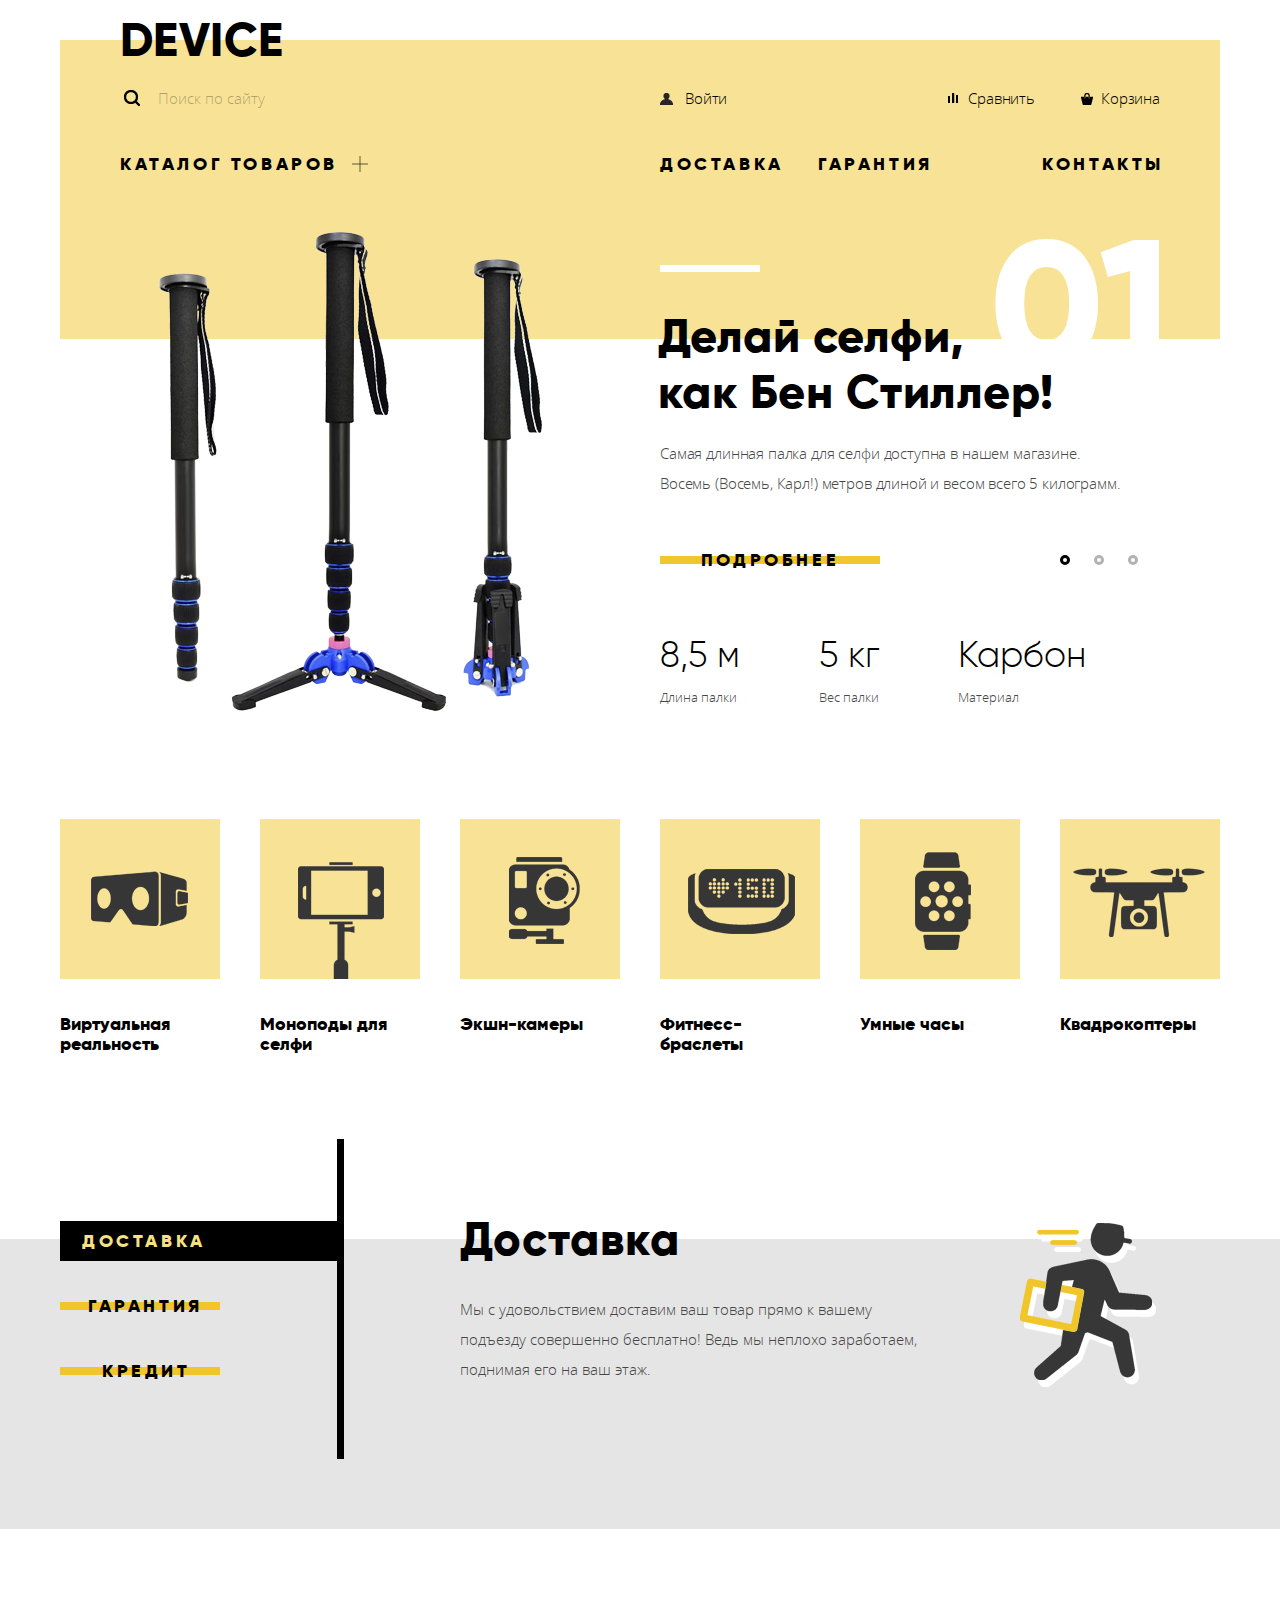
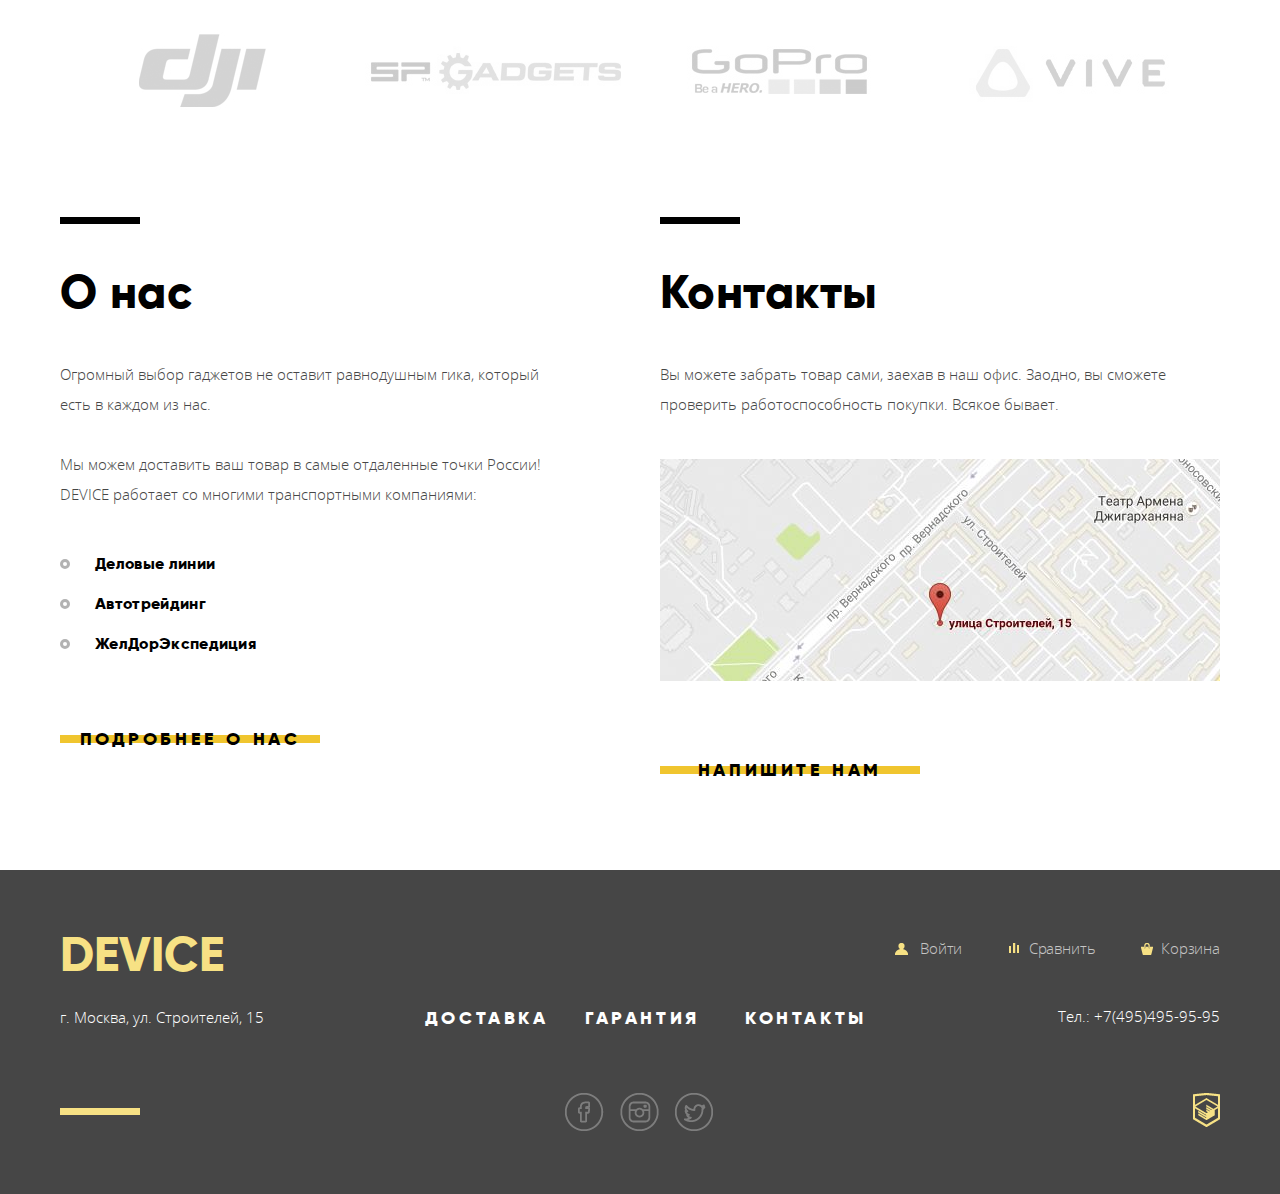
<file: index.html>
<!DOCTYPE html>
<html lang="ru">
  <head>
    <meta charset="utf-8">
    <meta name="viewport" content="width=1200">
    <title>Девайс</title>
    <link rel="stylesheet" href="css/normalize.css">
    <link  rel="stylesheet" href="css/style.min.css">
  </head>
  <body  class="main-page">
    <div class="main-container">
      <header class="page-header page-header--main">
        <div class="logo">
          <a href="#"><h1>Device</h1></a>
        </div>


        <div class="column-wrapper clearfix">


          <div class="left-column half-width-column">
            <div class="search-form__wrapper">
              <form action="#" class="search-form" method="get">
                <label class="search-form__label" for="search-field">
                  <span class="visually-hidden">Поиск по сайту</span>
                </label>
                  <input class="search-form__input" type="search" id="search-field" name="search" placeholder="Поиск по сайту" required>
                  <button class="btn btn--search" type="submit">Найти</button>
              </form>
            </div>
          </div>


          <div class="right-column half-width-column">
            <div class="user-block user-block--page-header">
              <ul class="user-block__list">
                <li class="user-block__account-btns">
                  <a href="#" class="user-block__btn user-block__btn--enter">Войти</a>
                </li>
                <li>
                  <a href="#" class="user-block__btn user-block__btn--compare">Сравнить</a>
                </li>
                <li>
                  <a href="#" class="user-block__btn user-block__btn--cart">Корзина</a>
                </li>
              </ul>
            </div>
          </div>
        </div>


        <nav class="main-navigation">
          <ul class="main-navigation__list">
            <li class="main-navigation__item  main-navigation__item--catalog-link">
              <a  class="main-navigation__link main-navigation__link--drop-down-control"  href="catalog.html">Каталог товаров</a>
              <ul class="main-navigation__drop-down-list">
                <li class="main-navigation__drop-down-item"><a href="#">Виртуальная реальность</a></li>
                <li class="main-navigation__drop-down-item"><a href="#">Фитнесс-браслеты</a></li>
                <li class="main-navigation__drop-down-item"><a href="#">Квадрокоптеры</a></li>
                <li class="main-navigation__drop-down-item"><a href="catalog.html">Моноподы для селфи</a></li>
                <li class="main-navigation__drop-down-item"><a href="#">Умные часы</a></li>
                <li class="main-navigation__drop-down-item"><a href="#">Экшн-камеры</a></li>
              </ul>
            </li>
            <li class="main-navigation__item"><a class="main-navigation__link" href="#">Доставка</a></li>
            <li class="main-navigation__item"><a class="main-navigation__link" href="#">Гарантия</a></li>
            <li class="main-navigation__item"><a class="main-navigation__link" href="#">Контакты</a></li>
          </ul>
        </nav>


      </header>

      <main class="content">
        <section class="slider">
          <h2 class="visually-hidden">Лучшие товары</h2>
          <div class="slider__wpapper">
              <input type="radio"  class="radio-control" name="slider-control" id="slider-control-1" checked>
              <input type="radio"  class="radio-control" name="slider-control" id="slider-control-2">
              <input type="radio"  class="radio-control" name="slider-control" id="slider-control-3">
            <div class="slider__controls">
              <label class="slider__indicator  slider__indicator--1" for="slider-control-1"></label>
              <label class="slider__indicator  slider__indicator--2" for="slider-control-2"></label>
              <label class="slider__indicator  slider__indicator--3" for="slider-control-3"></label>
            </div>
            <div class="slider__slides">
              <div class="slider__slide  slider__slide--1  clearfix">
                <div class="slider__picture-wrapper left-column half-width-column">
                  <img class="slider__picture" src="img/photo__slider-1.png" alt="Палка для селфи" width="384" height="486">
                </div>
                <div class="slider__text-wrapper right-column half-width-column">
                  <div class="slider__slide-number">01</div>
                  <b class="slider__slogan">Делай селфи,<br>как Бен Стиллер!</b>
                  <p>Самая длинная палка для селфи доступна в нашем магазине.<br>Восемь (Восемь, Карл!) метров длиной и весом всего 5 килограмм.</p>
                  <a href="" class="btn">Подробнее</a>
                  <ul class="slider__product-parameters">
                    <li class="slider__product-parameter-item">
                      <span class="slider__product-parameter-value">8,5 м</span>
                      <span class="slider__product-parameter-name">Длина палки</span>
                    </li>
                    <li class="slider__product-parameter-item">
                      <span class="slider__product-parameter-value">5 кг</span>
                      <span class="slider__product-parameter-name">Вес палки</span>
                    </li>
                    <li class="slider__product-parameter-item">
                      <span class="slider__product-parameter-value">Карбон</span>
                      <span class="slider__product-parameter-name">Материал</span>
                    </li>
                  </ul>
                </div>
              </div>
              <div class="slider__slide  slider__slide--2  clearfix">
                <div class="slider__picture-wrapper left-column half-width-column">
                  <img class="slider__picture" src="img/photo__slider-2.png" alt="Фитнесс-браслет" width="345" height="485">
                </div>
                <div class="slider__text-wrapper right-column half-width-column">
                  <div class="slider__slide-number">02</div>
                  <b class="slider__slogan">Худеем<br>правильно!</b>
                  <p>Мотивирующие фитнесс-браслеты помогут найти в себе силы не пропускать занятия и соблюдать диету.</p>
                  <a href="" class="btn">Подробнее</a>
                  <ul class="slider__product-parameters">
                    <li class="slider__product-parameter-item">
                      <span class="slider__product-parameter-value">48 часов</span>
                      <span class="slider__product-parameter-name">Без подзарядки</span>
                    </li>
                  </ul>
                </div>
              </div>
              <div class="slider__slide   slider__slide--3  clearfix">
                <div class="slider__picture-wrapper left-column half-width-column">
                  <img class="slider__picture" src="img/photo__slider-3.png" alt="Квадрокоптер" width="526" height="334">
                </div>
                <div class="slider__text-wrapper right-column half-width-column">
                  <div class="slider__slide-number">03</div>
                  <b class="slider__slogan">Порхает как бабочка, жалит как пчела!</b>
                  <p>Этот обычный, на первый взгляд, квадрокоптер оснащен мощным лазером, замаскированным под стандартную камеру.</p>
                  <a href="" class="btn">Подробнее</a>
                  <ul class="slider__product-parameters">
                    <li class="slider__product-parameter-item">
                      <span class="slider__product-parameter-value">800 м</span>
                      <span class="slider__product-parameter-name">Дальность полета</span>
                    </li>
                    <li class="slider__product-parameter-item">
                      <span class="slider__product-parameter-value">50 м</span>
                      <span class="slider__product-parameter-name">Радиус поражения</span>
                    </li>
                  </ul>
                </div>
              </div>
            </div>
          </div>
        </section>

        <section class="popular-goods">
          <h2 class="visually-hidden">Популярные товары в каталоге</h2>
          <ul class="popular-goods__list">
            <li class="popular-goods__item">
              <a href="#"><span class="popular-goods__icon  popular-goods__icon--vr"></span><span class="popular-goods__name">Виртуальная реальность</span></a>
            </li>
            <li class="popular-goods__item">
              <a href="#"><span class="popular-goods__icon  popular-goods__icon--monopods"></span><span class="popular-goods__name">Моноподы для селфи</span></a>
            </li>
            <li class="popular-goods__item">
              <a href="#"><span class="popular-goods__icon  popular-goods__icon--actioncams"></span><span class="popular-goods__name">Экшн-камеры</span></a>
            </li>
            <li class="popular-goods__item">
              <a href="#"><span class="popular-goods__icon  popular-goods__icon--fitness"></span><span class="popular-goods__name">Фитнесс-браслеты</span></a>
            </li>
            <li class="popular-goods__item">
              <a href="#"><span class="popular-goods__icon  popular-goods__icon--smartwatch"></span><span class="popular-goods__name">Умные часы</span></a>
            </li>
            <li class="popular-goods__item">
              <a href="#"><span class="popular-goods__icon  popular-goods__icon--drones"></span><span class="popular-goods__name">Квадрокоптеры</span></a>
            </li>
          </ul>
        </section>

        <section class="services">
          <h2 class="visually-hidden">Дополнительные услуги</h2>
          <div class="services__wrapper clearfix">
          <input class="radio-control" type="radio" name="tab-control" id="tab-control-1" checked>
          <input class="radio-control" type="radio" name="tab-control" id="tab-control-2">
          <input class="radio-control" type="radio" name="tab-control" id="tab-control-3">
            <div class="services__tab-controls  left-column">
              <label  class="services__tab-control  services__tab-control--1  btn" for="tab-control-1">Доставка</label>
              <label  class="services__tab-control  services__tab-control--2  btn" for="tab-control-2">Гарантия</label>
              <label  class="services__tab-control  services__tab-control--3  btn" for="tab-control-3">Кредит</label>
            </div>
            <div class="services__tab-content  right-column">
              <div class="text-block text-block--1">
                <h3 class="text-block__title">Доставка</h3>
                <p>Мы с удовольствием доставим ваш товар прямо к вашему подъезду совершенно бесплатно! Ведь мы неплохо заработаем, поднимая его на ваш этаж.</p>
              </div>
              <div class="text-block text-block--2">
                <h3 class="text-block__title">Гарантия</h3>
                <p>Если из-за возгарания купленного у нас товара у вас сгорит дом — не переживайте, мы выдадим вам новый. Товар, не дом, конечно же.</p>
              </div>
              <div class="text-block text-block--3">
                <h3 class="text-block__title">Кредит</h3>
                <p>Залезть в долговую яму стало проще! Кредитные консультанты подберут для вас наиболее выгодные условия кредита. Выгодные для нашего банка, разумеется.</p>
              </div>
            </div>
          </div>
        </section>

        <section class="brands">
          <h2 class="visually-hidden">Популярные производители</h2>
          <ul class="brands__list">
            <li class="brand-logo">
              <a href="#"><img src="img/logo__brand-1.jpg" width="260" height="100" alt="DJI" title="DJI"></a>
            </li>
            <li class="brand-logo">
              <a href="#"><img src="img/logo__brand-2.jpg" width="260" height="100" alt="SP Gadgets" title="SP Gadgets"></a>
            </li>
            <li class="brand-logo">
              <a href="#"><img src="img/logo__brand-3.jpg" width="260" height="100" alt="GoPro" title="GoPro"></a>
            </li>
            <li class="brand-logo">
              <a href="#"><img src="img/logo__brand-4.jpg" width="260" height="100" alt="Vive" title="Vive"></a>
            </li>
           </ul>
        </section>

        <div class="column-wrapper clearfix">
          <div class="left-column half-width-column">
            <section class="text-block text-block--about-us">
              <h2 class="text-block__title">О нас</h2>
              <p>Огромный выбор гаджетов не оставит равнодушным гика, который есть в каждом из нас.</p>
              <p>Мы можем доставить ваш товар в самые отдаленные точки России! DEVICE работает со многими транспортными компаниями:</p>
              <ul class="text-block__list">
                <li class="text-block__list-item">Деловые линии</li>
                <li class="text-block__list-item">Автотрейдинг</li>
                <li class="text-block__list-item">ЖелДорЭкспедиция</li>
              </ul>
              <a href="#" class="btn">Подробнее о нас</a>
            </section>
          </div>
          <div class="right-column half-width-column">
            <section class="text-block  text-block--contacts">
              <h2 class="text-block__title">Контакты</h2>
              <p>Вы можете забрать товар сами, заехав в наш офис. Заодно, вы сможете проверить работоспособность покупки. Всякое бывает.</p>
              <div class="map">
                <a href="https://goo.gl/maps/KhdN2fd7xVQ2" class="map-link"><img src="img/map.jpg" width="560" height="222" alt="Карта с местоположением магазина"></a>
                </div>
              <a href="#" class="btn btn--feedback">Напишите нам</a>
            </section>
          </div>
        </div>
      </main>
    </div>



    <footer class="page-footer">
      <div class="container">
        <div class="column-wrapper clearfix">
          <div class="left-column narrow-column">
            <div class="logo"><a href="">Device</a></div>
            <div class="adress">г. Москва, ул. Строителей, 15</div>
          </div>
          <div class="middle-column">
            <div class="main-navigation">
              <ul class="main-navigation_list">
                <li class="main-navigation__item"><a class="main-navigation__link" href="#">Доставка</a></li>
                <li class="main-navigation__item"><a class="main-navigation__link" href="#">Гарантия</a></li>
                <li class="main-navigation__item"><a class="main-navigation__link" href="#">Контакты</a></li>
              </ul>
            </div>
            <div class="social-block">
              <a href="#" class="social-btn social-btn--facebook" title="Мы в Фейсбуке">
                <span class="visually-hidden">Фейсбук</span>
              </a>
              <a href="#" class="social-btn social-btn--instagram" title="Мы в Инстаграме">
                <span class="visually-hidden">Инстаграм</span>
              </a>
              <a href="#" class="social-btn social-btn--twitter" title="Мы в Твиттере">
                <span class="visually-hidden">Твиттер</span>
              </a>
            </div>
          </div>
          <div class="right-column narrow-column">
            <div class="user-block">
              <ul class="user-block__list">
                <li>
                  <a href="#" class="user-block__btn user-block__btn--enter">Войти</a>
                </li>
                <li>
                  <a href="#" class="user-block__btn user-block__btn--compare">Сравнить</a>
                </li>
                <li>
                  <a href="#" class="user-block__btn user-block__btn--cart">Корзина</a>
                </li>
              </ul>
            </div>
            <div class="phone-number">
              <a href="tel:+74954959595">Тел.: +7(495)495-95-95</a>
            </div>
            <div class="copyright">
              <a href="https://htmlacademy.ru">
                <img src="img/logo__htmlacademy.png" width="27" height="34" alt="HTML Academy" title="HTML Academy">
              </a>
            </div>
        </div>
        </div>
      </div>

    <div class="hidden popup popup-map">
      <div class="map">
        <iframe src="https://www.google.com/maps/embed?pb=!1m18!1m12!1m3!1d2249.1125488779976!2d37.52742931592807!3d55.687030980535816!2m3!1f0!2f0!3f0!3m2!1i1024!2i768!4f13.1!3m3!1m2!1s0x46b54cf65f5c8955%3A0x694710ccd55501e!2z0YPQuy4g0KHRgtGA0L7QuNGC0LXQu9C10LksIDE1LCDQnNC-0YHQutCy0LAsIDExOTMxMQ!5e0!3m2!1sru!2sru!4v1479595966208" width="960" height="560" style="border:0" allowfullscreen></iframe>
      </div>
      <button class="close-btn" type="button">Закрыть</button>
    </div>


    </footer>


    <div class="hidden popup popup-feedback">
      <form class="feedback-form" action="#" method="get">
        <div class="column-wrapper clearfix">
          <fieldset class="left-column half-width-column">
            <label class="feedback-form__label" for="feedback-name">Ваше имя:</label>
            <input class="feedback-form__input" type="text" name="feedback-name" id="feedback-name" placeholder="Представьтесь, пожалуйста">
          </fieldset>
          <fieldset class="right-column half-width-column">
            <label class="feedback-form__label" for="feedback-email">Ваш e-mail:</label>
            <input class="feedback-form__input" type="email" name="feedback-email" id="feedback-email"  placeholder="Для отправки ответа">
          </fieldset>
        </div>
        <fieldset>
          <label class="feedback-form__label" for="feedback-text">Текст письма:</label>
          <textarea class="feedback-form__input" name="feedback-text" id="feedback-text"  placeholder="В свободной форме" rows="7"></textarea>
        </fieldset>
        <button class="btn" type="submit">Отправить</button>
      </form>
      <button class="close-btn" type="button">Закрыть</button>
    </div>

    <script src="js/modal.min.js"></script>
  </body>
</html>
</file>
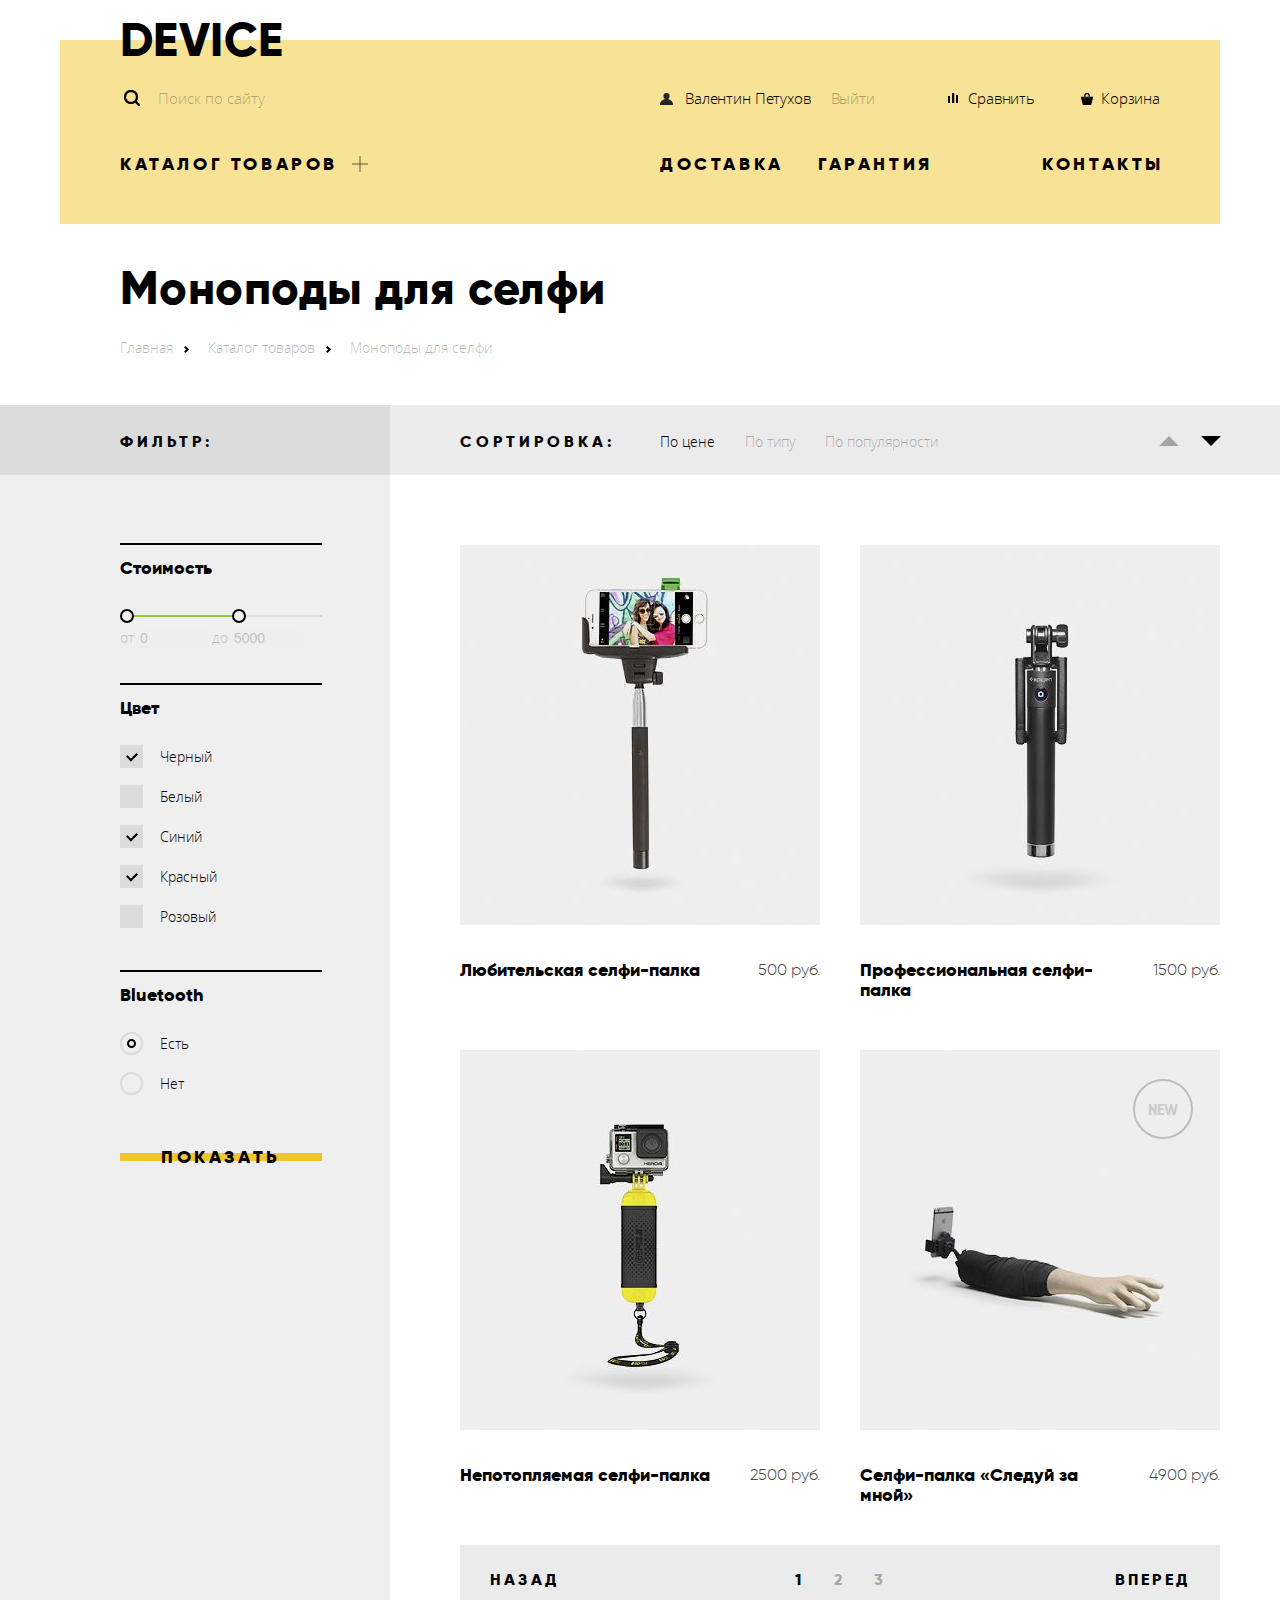
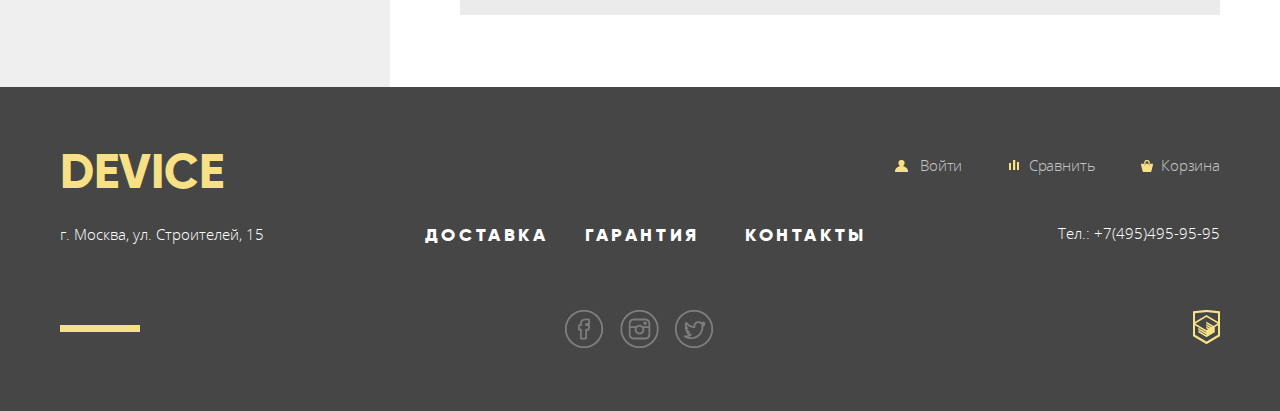
<file: catalog.html>
<!DOCTYPE html>
<html lang="en">
  <head>
    <meta charset="UTF-8">
    <meta name="viewport" content="width=1200">
    <title>Девайс</title>
    <link rel="stylesheet" href="css/normalize.css">
    <link  rel="stylesheet" href="css/style.min.css">
  </head>
  <body class="catalog-page">
    <div class="main-container">


      <header class="page-header">


        <div class="logo">
          <a href="index.html"><h1>Device</h1></a>
        </div>


        <div class="column-wrapper clearfix">


          <div class="left-column half-width-column">
            <div class="search-form__wrapper">
              <form action="#" class="search-form" method="get">
                <label class="search-form__label" for="search-field">
                  <span class="visually-hidden">Поиск по сайту</span>
                </label>
                <input class="search-form__input" type="search" id="search-field" name="search" placeholder="Поиск по сайту" required>
                <button class="btn btn--search" type="submit">Найти</button>
              </form>
            </div>
          </div>


          <div class="right-column half-width-column">
            <div class="user-block user-block--page-header user-block--logged-in">
              <ul class="user-block__list">
                 <li class="user-block__account-btns">
                   <a href="#" class="user-block__btn user-block__btn--account">Валентин Петухов</a>
                   <a href="#" class="user-block__btn user-block__btn--exit">Выйти</a>
                </li>
                <li>
                  <a href="#" class="user-block__btn user-block__btn--compare">Сравнить</a>
                </li>
                <li>
                  <a href="#" class="user-block__btn user-block__btn--cart">Корзина</a>
                </li>
              </ul>
            </div>
          </div>


        </div>


        <nav class="main-navigation">
          <ul class="main-navigation__list">
            <li class="main-navigation__item  main-navigation__item--catalog-link">
              <a  class="main-navigation__link main-navigation__link--drop-down-control"  href="catalog.html">Каталог товаров</a>
              <ul class="main-navigation__drop-down-list">
                <li class="main-navigation__drop-down-item"><a href="#">Виртуальная реальность</a></li>
                <li class="main-navigation__drop-down-item"><a href="#">Фитнесс-браслеты</a></li>
                <li class="main-navigation__drop-down-item"><a href="#">Квадрокоптеры</a></li>
                <li class="main-navigation__drop-down-item"><a href="#">Моноподы для селфи</a></li>
                <li class="main-navigation__drop-down-item"><a href="#">Умные часы</a></li>
                <li class="main-navigation__drop-down-item"><a href="#">Экшн-камеры</a></li>
              </ul>
            </li>
            <li class="main-navigation__item"><a class="main-navigation__link" href="#">Доставка</a></li>
            <li class="main-navigation__item"><a class="main-navigation__link" href="#">Гарантия</a></li>
            <li class="main-navigation__item"><a class="main-navigation__link" href="#">Контакты</a></li>
          </ul>
        </nav>


      </header>

      <main class="content">

      <div class="page-navigation">
        <h2 class="page-title">Моноподы для селфи</h2>
        <div class="breadcrumbs">
          <ul class="breadcrumbs-list">
            <li class="breadcrumbs-item"><a href="index.html">Главная</a></li>
            <li class="breadcrumbs-item"><a href="#">Каталог товаров</a></li>
            <li class="breadcrumbs-item"><a href="#">Моноподы для селфи</a></li>
          </ul>
        </div>
      </div>


      <div class="catalog-wrapper clearfix">
        <div class="left-column narrow-column">
          <section class="filter">
            <div class="filter__title-wrapper">
              <h2 class="catalog-title">Фильтр:</h2>
            </div>
            <form class="filter__form" action="#" method="get">
              <fieldset class="filter__option">
                <legend class="filter__option-title">Стоимость</legend>
                <div class="range">
                  <div class="range__controls">
                    <div class="range__scale">
                      <div class="range__bar js-range-bar"></div>
                    </div>
                    <div class="range__toggle range__toggle--min js-min-toddle"></div>
                    <div class="range__toggle range__toggle--max js-max-toddle"></div>
                  </div>
                  <div class="range__price-fields">
                    <label class="range__price-field range__price-field--min">от <input name="min-price" id="min-price" type="text" value="0"></label>
                    <label class="range__price-field range__price-field--max">до <input name="max-price" id="max-price" type="text" value="5000"></label>
                  </div>
                </div>
              </fieldset>
              <fieldset class="filter__option">
                <legend class="filter__option-title">Цвет</legend>
                <input type="checkbox" class="visually-hidden" name="color" value="black" id="color-black" checked>
                <label class="filter__checkbox-label" for="color-black">Черный</label>
                <input type="checkbox" class="visually-hidden" name="color" value="white" id="color-white">
                <label class="filter__checkbox-label" for="color-white">Белый</label>
                <input type="checkbox" class="visually-hidden" name="color" value="blue" id="color-blue" checked>
                <label class="filter__checkbox-label" for="color-blue">Синий</label>
                <input type="checkbox" class="visually-hidden" name="color" value="red" id="color-red" checked>
                <label class="filter__checkbox-label" for="color-red">Красный</label>
                <input type="checkbox" class="visually-hidden" name="color" value="pink" id="color-pink">
                <label class="filter__checkbox-label" for="color-pink">Розовый</label>
              </fieldset>
              <fieldset class="filter__option">
                <legend class="filter__option-title">Bluetooth</legend>
                <input type="radio" class="visually-hidden" name="bluetooth" value="yes" id="bluetooth-yes" checked>
                <label for="bluetooth-yes" class="filter__radio-label">Есть</label>
                <input type="radio" class="visually-hidden"  name="bluetooth" value="no" id="bluetooth-no">
                <label for="bluetooth-no" class="filter__radio-label">Нет</label>
              </fieldset>
              <button type="submit" class="btn">Показать</button>
            </form>

          </section>
        </div>
        <div class="right-column wide-column">
          <section class="sorting clearfix">
            <h2 class="catalog-title catalog-title--sorting">Сортировка:</h2>
            <ul class="sorting__options-list">
              <li class="sorting__option sorting__option--active"><a href="#">По цене</a></li>
              <li class="sorting__option"><a href="#">По типу</a></li>
              <li class="sorting__option"><a href="#">По популярности</a></li>
            </ul>
            <div class="sorting__direction">
              <a class="sorting__direction-btn sorting__direction-btn--up" href="#" >По возрастанию</a>
              <a class="sorting__direction-btn sorting__direction-btn--down sorting__direction-btn--active" href="#" >По убыванию</a>
            </div>
          </section>
          <div class="product-cards-wrapper">
            <article class="product-card">
              <img src="img/photo__catalog__item-1.jpg" width="360" height="380" alt="Любительская селфи-палка">
              <div class="product-card__text-wrapper clearfix">
                <a href="#"><h3 class="product-card__title">Любительская селфи-палка</h3></a>
                <span class="product-card__price">500 руб.</span>
              </div>
              <div class="product-card__btns">
                <a class="btn" href="#" >В корзину</a>
                <a class="btn-compare" href="#" >Добавить к сравнению</a>
              </div>
            </article>
            <article class="product-card">
              <img src="img/photo__catalog__item-2.jpg" width="360" height="380" alt="Профессиональная селфи-палка">
              <div class="product-card__text-wrapper clearfix">
                <a href="#"><h3 class="product-card__title">Профессиональная селфи-палка</h3></a>
                <span class="product-card__price">1500 руб.</span>
              </div>
              <div class="product-card__btns">
                <a class="btn" href="#" >В корзину</a>
                <a class="btn-compare" href="#" >Добавить к сравнению</a>
              </div>
            </article>
            <article class="product-card">
              <img src="img/photo__catalog__item-3.jpg" width="360" height="380" alt="Непотопляемая селфи-палка">
              <div class="product-card__text-wrapper clearfix">
                <a href="#"><h3 class="product-card__title">Непотопляемая селфи-палка</h3></a>
                <span class="product-card__price">2500 руб.</span>
              </div>
              <div class="product-card__btns">
                <a class="btn" href="#" >В корзину</a>
                <a class="btn-compare" href="#">Добавить к сравнению</a>
              </div>
            </article>
            <article class="product-card product-card--new">
              <img src="img/photo__catalog__item-4.jpg" width="360" height="380" alt="Селфи-палка Следуй за мной">
              <div class="product-card__text-wrapper clearfix">
                <a href="#"><h3 class="product-card__title">Селфи-палка &laquo;Следуй за мной&raquo;</h3></a>
                <span class="product-card__price">4900 руб.</span>
              </div>
              <div class="product-card__btns">
                <a class="btn" href="#" >В корзину</a>
                <a class="btn-compare" href="#" >Добавить к сравнению</a>
              </div>
            </article>
          </div>
          <div class="pagination">
            <ul class="pagination__list">
              <li class="pagination__item pagination__item--previous">
                <a class="pagination__link pagination__link--previous" href="#">Назад</a>
              </li>
              <li class="pagination__item pagination__item--active">
                <a class="pagination__link pagination__link--active" href="#">1</a>
              </li>
              <li class="pagination__item">
                <a class="pagination__link" href="#">2</a>
              </li>
              <li class="pagination__item">
                <a class="pagination__link" href="#">3</a>
              </li>
              <li class="pagination__item pagination__item--next">
                <a class="pagination__link pagination__link--next" href="#">Вперед</a>
              </li>
            </ul>
          </div>
        </div>
      </div>
    </main>
  </div>


    <footer class="page-footer">
      <div class="container">
        <div class="column-wrapper clearfix">
          <div class="left-column narrow-column">
            <div class="logo"><a href="">Device</a></div>
            <div class="adress">г. Москва, ул. Строителей, 15</div>
          </div>
          <div class="middle-column">
            <div class="main-navigation">
              <ul class="main-navigation_list">
                <li class="main-navigation__item"><a class="main-navigation__link" href="#">Доставка</a></li>
                <li class="main-navigation__item"><a class="main-navigation__link" href="#">Гарантия</a></li>
                <li class="main-navigation__item"><a class="main-navigation__link" href="#">Контакты</a></li>
              </ul>
            </div>
            <div class="social-block">
              <a href="#" class="social-btn social-btn--facebook" title="Мы в Фейсбуке">
                <span class="visually-hidden">Фейсбук</span>
              </a>
              <a href="#" class="social-btn social-btn--instagram" title="Мы в Инстаграме">
                <span class="visually-hidden">Инстаграм</span>
              </a>
              <a href="#" class="social-btn social-btn--twitter" title="Мы в Твиттере">
                <span class="visually-hidden">Твиттер</span>
              </a>
            </div>
          </div>
          <div class="right-column narrow-column">
            <div class="user-block">
              <ul class="user-block__list">
                <li>
                  <a href="#" class="user-block__btn user-block__btn--enter">Войти</a>
                </li>
                <li>
                  <a href="#" class="user-block__btn user-block__btn--compare">Сравнить</a>
                </li>
                <li>
                  <a href="#" class="user-block__btn user-block__btn--cart">Корзина</a>
                </li>
              </ul>
            </div>
            <div class="phone-number">
              <a href="tel:+74954959595">Тел.: +7(495)495-95-95</a>
            </div>
            <div class="copyright">
              <a href="https://htmlacademy.ru">
                <img src="img/logo__htmlacademy.png" width="27" height="34" alt="HTML Academy" title="HTML Academy">
              </a>
            </div>
        </div>
        </div>
      </div>
    </footer>
  </body>
</html>
</file>
<file: css/style.min.css>
@font-face{font-weight:700;font-family:"Gilroy";font-style:normal;src:local("Gilroy Extra Bold"),local("Gilroyextrabold"),url(../fonts/gilroyextrabold.woff2) format("woff2"),url(../fonts/gilroyextrabold.woff) format("woff")}@font-face{font-weight:300;font-family:"Gilroy";font-style:normal;src:local("Gilroy Light"),local("Gilroylight"),url(../fonts/gilroylight.woff2) format("woff2"),url(../fonts/gilroylight.woff) format("woff")}@font-face{font-weight:400;font-family:"Open Sans";font-style:normal;src:local("Open Sans"),local("Open-sans"),url(../fonts/opensans.woff2) format("woff2"),url(../fonts/opensans.woff) format("woff")}@font-face{font-weight:300;font-family:"Open Sans";font-style:normal;src:local("Open Sans"),local("Open-sans"),url(../fonts/opensanslight.woff2) format("woff2"),url(../fonts/opensanslight.woff) format("woff")}body,html{height:100%;margin:0;padding:0}html{box-sizing:border-box}*,:after,:before{box-sizing:inherit}body{font-weight:300;font-size:15px;line-height:30px;font-family:"Open Sans",sans-serif;background-color:#fff}h1,h2,h3{font-weight:700;font-family:"Gilroy",sans-serif;color:#000}h1,h2{letter-spacing:.01em;font-size:47px;line-height:50px}h3{font-size:18px;line-height:20px}.clearfix::after{content:"";display:table;clear:both}.visually-hidden{position:absolute;top:auto;left:-10000px;width:1px;height:1px;overflow:hidden}.hidden{display:none}.btn{position:relative;z-index:0;display:inline-block;padding:10px;font-weight:700;font-size:18px;line-height:20px;font-family:"Gilroy",sans-serif;vertical-align:top;text-align:center;color:#000;text-transform:uppercase;text-decoration:none;letter-spacing:.2em;background:0 0;border:none;outline:none;cursor:pointer}.btn::before,.page-header--main::after{content:"";position:absolute;left:0;width:100%}.btn::before{top:16px;display:block;-webkit-transition:.5s;transition:.5s;bottom:16px;z-index:-10;background-color:#f0c52e}.btn:hover::before{top:0;bottom:0}.btn:active{color:rgba(0,0,0,.3)}.container,.main-container{width:1200px;margin:0 auto;padding:0 20px}.main-container{min-height:100%;padding-bottom:324px}.left-column{float:left}.middle-column{float:left;width:500px}.right-column{float:right}.half-width-column{width:50%}.narrow-column{width:330px}.wide-column{width:830px}.feedback-form{width:960px}.page-header{position:relative;margin-top:15px;margin-bottom:39px;padding:0 60px 45px;color:#000;background-color:#f7e296}.page-header--main{margin-bottom:0}.page-header--main::after{bottom:-115px;z-index:-1000;height:130px;background-color:#f7e296}.page-header::before{content:"";position:absolute;top:0;left:0;z-index:100;width:100%;height:25px;background-color:#fff}.page-footer a,.page-header a{color:inherit;text-decoration:none}.logo{position:relative;z-index:1000;margin-bottom:8px;font-weight:700;font-size:48px;line-height:50px;font-family:"Gilroy",sans-serif;color:#000;text-transform:uppercase;-webkit-transition-duration:.5s;transition-duration:.5s;-webkit-transition-property:color,opacity;transition-property:color,opacity}.logo h1{margin:0;-webkit-transition:color .5s;transition:color .5s}.logo:hover h1,body{color:#464646}.logo:active h1{color:#666}.search-form__wrapper{position:relative;font-size:0}.search-form__label::before{content:"";position:absolute;top:15px;left:0;display:block;width:20px;height:20px;background:url(../img/spritesheet__icons.png) no-repeat 4px -178px}.search-form__input{display:inline-block;width:355px;padding-top:15px;padding-bottom:15px;padding-left:38px;font-weight:300;font-size:15px;line-height:20px;font-family:"Open Sans",sans-serif;vertical-align:top;background-color:#f7e296;border:none;outline:none}.search-form__input::-webkit-input-placeholder{font-weight:300;font-size:15px;line-height:20px;font-family:"Open Sans",sans-serif;color:rgba(0,0,0,.3)}.search-form__input:-moz-placeholder,.search-form__input::-moz-placeholder{font-weight:300;font-size:15px;line-height:20px;font-family:"Open Sans",sans-serif;color:rgba(0,0,0,.3)}.search-form__input:-ms-input-placeholder{font-weight:300;font-size:15px;line-height:20px;font-family:"Open Sans",sans-serif;color:rgba(0,0,0,.3)}.search-form__input:hover::-webkit-input-placeholder{color:rgba(0,0,0,.6)}.search-form__input:hover:-moz-placeholder,.search-form__input:hover::-moz-placeholder{color:rgba(0,0,0,.6)}.search-form__input:hover:-ms-input-placeholder{color:rgba(0,0,0,.6)}.search-form__input:focus,.search-form__input:valid{background-color:#f7e296;border-top:2px solid #f7e296;border-bottom:2px solid #000}.search-form__input:focus::-webkit-input-placeholder{color:transparent}.search-form__input:focus:-moz-placeholder,.search-form__input:focus::-moz-placeholder{color:transparent}.search-form__input:focus:-ms-input-placeholder{color:transparent}.search-form__icon{position:absolute}.btn--search{padding:15px 20px;font-weight:300;font-size:15px;line-height:20px;font-family:"Open Sans",sans-serif;text-transform:none;background-color:#f7e296;border:2px solid #000;opacity:0;-webkit-transition-timing-function:ease;transition-timing-function:ease;-webkit-transition-duration:.5s;transition-duration:.5s;-webkit-transition-property:color,background-color;transition-property:color,background-color}.btn--search::before{display:none}.search-form__input:focus+.btn--search,.search-form__input:valid+.btn--search{opacity:1}.btn--search:hover{color:#fff;background-color:#000}.btn--search:active{color:rgba(255,255,255,.3)}.user-block{margin-bottom:30px;padding-left:20px}.user-block--page-header{padding-top:7px}.user-block__list{margin:0;padding:0;list-style:none;font-size:0}.user-block__list li{display:inline-block;width:25%;vertical-align:top;text-align:right}.user-block__list .user-block__account-btns{width:50%;text-align:left}.user-block__btn{position:relative;display:inline-block;padding-left:20px;font-weight:300;font-size:15px;line-height:36px;letter-spacing:-.01em;-webkit-transition:opacity .5s;transition:opacity .5s}.user-block__btn--account,.user-block__btn--enter{padding-left:25px}.main-navigation__link:hover,.page-header .user-block__btn:hover{opacity:.6}.main-navigation__link:active,.page-header .user-block__btn:active,.popular-goods__item:active .popular-goods__icon::before,.user-block__btn--exit{opacity:.3}.user-block__btn::before{content:"";position:absolute;bottom:10px;left:0;display:block;width:13px;height:13px;background-image:url(../img/spritesheet__icons.png);background-repeat:no-repeat;-webkit-transition:opacity .5s;transition:opacity .5s}.user-block__btn--exit::before{display:none}.page-header .user-block__btn--account::before,.page-header .user-block__btn--enter::before{background-position:0 -120px}.page-header .user-block__btn--cart::before{background-position:0 -60px}.page-header .user-block__btn--compare::before{background-position:0 0}.main-navigation__list{margin:0;padding:0;list-style:none;font-size:0}.main-navigation__item{display:inline-block;font-weight:700;font-size:18px;line-height:30px;font-family:"Gilroy",sans-serif;vertical-align:top;text-transform:uppercase;letter-spacing:.2em}.main-navigation__link{display:inline-block;-webkit-transition:opacity .5s;transition:opacity .5s}.main-navigation__link--drop-down-control{position:relative;padding-right:30px}.main-navigation__link--drop-down-control::after,.main-navigation__link--drop-down-control::before{content:"";position:absolute;top:14px;right:0;display:block;width:16px;height:2px;background-color:#000;opacity:.3}.main-navigation__link--drop-down-control::after{-webkit-transform:rotate(90deg);transform:rotate(90deg)}.main-navigation__drop-down-list{position:absolute;top:160px;left:0;z-index:100;display:none;width:100%;margin:0;padding:23px 35% 23px 60px;list-style:none;font-size:0;background-color:#f7e296}.main-navigation__drop-down-item{display:inline-block;width:200px;margin-right:20px;text-align:left;font-weight:300;font-size:15px;line-height:36px;font-family:"Open Sans",sans-serif;color:#000;text-transform:none;letter-spacing:.01em}.main-navigation__drop-down-item:nth-last-child(2){margin-right:200px}.main-navigation__drop-down-item:nth-child(3n+2){padding-left:20px}.main-navigation__item--catalog-link:hover .main-navigation__drop-down-list{display:block}.main-navigation__drop-down-item a{-webkit-transition:.5s;transition:.5s}.main-navigation__drop-down-item a:hover{color:rgba(0,0,0,.6)}.main-navigation__drop-down-item a:active{color:rgba(0,0,0,.2)}.page-header .main-navigation__item{width:15%}.page-header .main-navigation__item--catalog-link{width:50%;text-align:left}.page-header .main-navigation__item:last-child{width:20%;text-align:right}.page-header .main-navigation__item:nth-child(2){padding-left:20px}.page-header .main-navigation__item:nth-child(3){padding-left:22px}.page-header .main-navigation__item:last-child a{margin-right:-4px}.page-title{margin-top:0;margin-bottom:20px}.page-navigation{margin-bottom:42px;padding:0 60px}.breadcrumbs-list{margin:0;padding:0;list-style:none;font-size:0}.breadcrumbs-item{display:inline-block;margin-right:20px;font-size:14px;line-height:30px;vertical-align:top}.breadcrumbs-item a{position:relative;display:inline-block;padding-right:15px;color:rgba(0,0,0,.3);text-decoration:none;-webkit-transition:color .5s;transition:color .5s}.breadcrumbs-item a:hover{color:rgba(0,0,0,.6)}.breadcrumbs-item a:active{color:rgba(0,0,0,.1)}.breadcrumbs-item:not(:last-child) a::before{content:"";position:absolute;top:14px;right:0;display:block;width:5px;height:5px;border-top:2px solid #000;border-right:2px solid #000;-webkit-transform:rotate(45deg);transform:rotate(45deg)}.radio-control{display:none}.slider{position:relative;min-height:510px;margin-top:4px;margin-bottom:81px}.slider__picture-wrapper{text-align:center}.slider__slide--3 .slider__picture-wrapper{padding-top:65px}.slider__slide--2 .slider__picture-wrapper{padding-top:10px}.slider__text-wrapper{padding-right:20px;padding-left:20px;text-align:left}.slider__slide-number,.slider__slogan{font-weight:700;font-family:"Gilroy",sans-serif}.slider__slogan{display:block;margin-top:37px;margin-bottom:18px;margin-left:-2px;padding-top:43px;letter-spacing:.01em;position:relative;font-size:47px;line-height:56px;color:#000}.slider__slogan::before{content:"";position:absolute;top:0;left:2px;width:100px;height:7px;background-color:#fff}.slider__slide-number{position:absolute;top:-12px;right:48px;font-size:180px;line-height:180px;color:#fff}.slider p{margin:0 0 42px;letter-spacing:-.01em}.slider .btn{width:220px;margin-bottom:55px}.slider__product-parameters{margin:0;padding:0;list-style:none}.slider__product-parameter-item{display:inline-block;margin-right:75px;vertical-align:top}.slider__product-parameter-value{display:block;margin-bottom:12px;font-weight:300;font-size:36px;line-height:40px;font-family:"Gilroy",sans-serif;color:#000}.slider__product-parameter-name{display:block;font-size:13px;line-height:20px}.slider__controls{position:absolute;top:322px;right:58px;font-size:0}.slider__indicator{display:inline-block;width:10px;height:10px;margin-right:24px;border:3px solid #000;border-radius:50%;opacity:.3}.slider__indicator:hover{opacity:.4}#slider-control-1:checked~.slider__controls .slider__indicator--1,#slider-control-2:checked~.slider__controls .slider__indicator--2,#slider-control-3:checked~.slider__controls .slider__indicator--3{opacity:1}.slider__slide{display:none}#slider-control-1:checked~.slider__slides .slider__slide--1,#slider-control-2:checked~.slider__slides .slider__slide--2,#slider-control-3:checked~.slider__slides .slider__slide--3{display:block}.popular-goods{margin-bottom:85px}.popular-goods__list{margin:0;padding:0;list-style:none;font-size:0}.popular-goods__item{display:inline-block;width:160px;margin-right:40px;vertical-align:top}.popular-goods__item:nth-child(6){margin-right:0}.popular-goods__item a{color:#000;text-decoration:none}.popular-goods__icon,.popular-goods__icon::before,.popular-goods__name{display:block;-webkit-transition:.5s;transition:.5s}.popular-goods__icon{width:160px;height:160px;margin-bottom:35px;background-color:#f7e296}.popular-goods__icon::before{content:"";top:0;left:0;width:100%;height:100%;background-image:url(../img/spritesheet__popular.png);background-repeat:no-repeat}.popular-goods__icon--vr::before{background-position:31px 27px}.popular-goods__icon--monopods::before{background-position:-117px 43px}.popular-goods__icon--actioncams::before{background-position:24px -117px}.popular-goods__icon--fitness::before{background-position:-117px -125px}.popular-goods__icon--smartwatch::before{background-position:30px -267px}.popular-goods__icon--drones::before{background-position:-122px -266px}.popular-goods__item:hover .popular-goods__icon{background-color:#f0c52e}.popular-goods__item:active .popular-goods__name{opacity:.3}.popular-goods__name{font-weight:700;font-size:18px;line-height:20px;font-family:"Gilroy",sans-serif}.services{position:relative;min-height:390px;margin-bottom:93px}.services::before{content:"";position:absolute;top:100px;left:-20px;z-index:-1000;width:100%;min-width:1200px;height:calc(100% - 100px);background-color:#e5e5e5}.services__tab-controls{width:284px;min-height:320px;padding-top:82px;border-right:7px solid #000}.services__tab-control{display:block;width:160px;margin-bottom:25px;padding:10px 10px 10px 20px;text-align:left;-webkit-transition:width .3s;transition:width .3s}.services__tab-control--1{padding-left:22px}.services__tab-control--2{padding-left:28px}.services__tab-control--3{padding-left:42px}.services__tab-content{width:760px}.services .text-block{min-height:250px;margin:0;padding-top:75px;padding-right:300px}.services .text-block--1{background:url(../img/background__services__delivery.png) 560px 84px no-repeat}.services .text-block--2{background:url(../img/background__services__warranty.png) 540px 60px no-repeat}.services .text-block--3{background:url(../img/background__services__credit.png) 533px 60px no-repeat}.services .text-block__title{margin-top:0;margin-bottom:30px;padding:0 300px 0 0;letter-spacing:.02em}.services .text-block{display:none}#tab-control-1:checked~.services__tab-controls .services__tab-control--1,#tab-control-2:checked~.services__tab-controls .services__tab-control--2,#tab-control-3:checked~.services__tab-controls .services__tab-control--3{width:100%;padding-right:137px;color:#f7e184;background-color:#000}#tab-control-1:checked~.services__tab-controls .services__tab-control--1::before,#tab-control-2:checked~.services__tab-controls .services__tab-control--2::before,#tab-control-3:checked~.services__tab-controls .services__tab-control--3::before{top:20px;bottom:20px}#tab-control-1:checked~.services__tab-content .text-block--1,#tab-control-2:checked~.services__tab-content .text-block--2,#tab-control-3:checked~.services__tab-content .text-block--3{display:block}.brands{margin-bottom:80px}.brands__list{margin:0;padding:0;list-style:none;font-size:0;text-align:center}.brand-logo{display:inline-block;width:25%;vertical-align:middle}.brand-logo img{opacity:.2;-webkit-filter:grayscale(100%);filter:grayscale(100%);-webkit-transition:.5s;transition:.5s}.brand-logo:hover img{opacity:1;-webkit-filter:none}.text-block__title{position:relative;margin:0 0 42px;padding-top:50px;font-weight:700;font-size:47px;line-height:50px;font-family:"Gilroy",sans-serif;color:#000}.text-block--about-us .text-block__title::before,.text-block--contacts .text-block__title::before{content:"";position:absolute;top:0;left:0;display:block;width:80px;height:7px;background-color:#000}.text-block{margin-bottom:80px}.text-block p{margin-top:0;margin-bottom:30px}.text-block--contacts p{margin-bottom:40px}.text-block--about-us{padding-right:90px}.text-block--contacts{padding-left:20px}.text-block .btn{width:260px}.text-block__list{margin:0 0 55px;padding:5px 0 0;list-style:none}.map{margin-bottom:60px}.text-block__list-item{position:relative;padding-left:35px;font-weight:700;font-size:16px;line-height:40px;font-family:"Gilroy",sans-serif;color:#000;letter-spacing:.02em}.text-block__list-item::before{content:"";position:absolute;top:15px;left:0;width:10px;height:10px;border:3px solid rgba(0,0,0,.3);border-radius:50%}.catalog-wrapper{position:relative;color:#000;background-color:#efefef}.catalog-wrapper::before,.filter__title-wrapper::before{content:"";position:absolute;left:-20px;z-index:-1000;width:40px;height:100%;background-color:#efefef}.catalog-wrapper .right-column{background-color:#fff}.filter__title-wrapper{position:relative;padding:22px 70px 18px 60px;background-color:#dcdcdc}.catalog-title{margin:0;font-weight:700;font-size:16px;line-height:30px;text-transform:uppercase;letter-spacing:.25em}.filter__title-wrapper::before{top:0;background-color:#dcdcdc}.filter{color:#000;background-color:#efefef}.filter__form{padding-top:68px;padding-right:68px;padding-left:60px}.filter__option{margin:0 0 25px;padding:0;border:none}.filter__option:first-child{margin-bottom:30px}.filter__option-title{display:block;width:100%;margin:0 0 27px;padding-top:13px;font-weight:700;font-size:18px;line-height:20px;font-family:"Gilroy",sans-serif;text-align:left;border-top:2px solid #000}.filter__checkbox-label,.filter__radio-label{position:relative;display:block;margin-bottom:17px;padding-left:40px;font-size:14px;line-height:23px}.filter__checkbox-label::before,.filter__radio-label::before{content:"";position:absolute;top:0;left:0;display:block;width:23px;height:23px}.filter__checkbox-label::before{background-color:#dbdbdb}.filter__checkbox-label:hover::before{background-color:#cecece}.filter__checkbox-label:active::before{background-color:#c4c4c4}.filter__radio-label::before{border:2px solid #dbdbdb;border-radius:50%}.filter__radio-label:hover::before{border:2px solid #cecece}.filter__radio-label:active::before{border:2px solid #c4c4c4}.filter__radio-label:active::after,input[type=radio]:checked+.filter__radio-label::after{content:"";position:absolute;top:7px;left:7px;display:block;width:9px;height:9px;border:2px solid #000;border-radius:50%}input[type=checkbox]:checked+.filter__checkbox-label:active::after,input[type=radio]:checked+.filter__radio-label:active::after{display:none}.filter__checkbox-label:active::after,input[type=checkbox]:checked+.filter__checkbox-label::after{content:"";position:absolute;top:7px;left:7px;display:block;width:10px;height:7px;border-bottom:2px solid #000;border-left:2px solid #000;-webkit-transform:rotate(-45deg);transform:rotate(-45deg)}.filter__form .btn{display:block;width:100%}.range{padding-top:10px}.range__controls{position:relative;margin-bottom:5px}.range__scale{width:100%;height:2px;background-color:#dbdbdb}.range__bar{height:2px;margin-right:76px;margin-left:0;background-color:#91c92f}.range__toggle{position:absolute;top:-6px;display:block;width:14px;height:14px;background-color:#eee;border:2px solid #000;border-radius:50%}.range__toggle:active{background-color:#91c92f;border:3px solid #fff;box-shadow:0 4px 5px -2px rgba(0,0,0,.75)}.range__toggle--min{left:0}.range__toggle--max{right:76px}.range__price-field{font-size:14px;color:#000;opacity:.2}.range__price-fields input{display:inline-block;width:70px;font-size:14px;color:#000;background-color:#eee;border:none;outline:none}.sorting{position:relative;padding-top:22px;padding-bottom:18px;padding-left:70px;color:#000;background-color:#ebebeb}.sorting::before{content:"";position:absolute;top:0;right:-20px;z-index:-1000;width:30px;height:100%;background-color:#ebebeb}.catalog-title--sorting{float:left;width:200px}.sorting__options-list{float:left;width:500px;margin:0;padding:0;list-style:none;font-size:0}.sorting__option{display:inline-block;margin-right:30px;font-size:14px;line-height:30px;vertical-align:top}.sorting__option a{color:rgba(0,0,0,.3);text-decoration:none;-webkit-transition:color .5s;transition:color .5s}.sorting__option a:hover{color:rgba(0,0,0,.6)}.product-card__btns .btn-compare:hover,.sorting__option a:active,.sorting__option--active a{color:#000}.sorting__direction{float:right;width:60px;height:30px;font-size:0}.sorting__direction-btn{position:relative;display:inline-block;width:30px;height:30px}.sorting__direction-btn::before{content:"";position:absolute;top:0;width:0;height:0;border-bottom:14px solid rgba(0,0,0,.3);border-left:14px solid transparent}.sorting__direction-btn--down::before{top:2px;right:2px;-webkit-transform:rotate(45deg);transform:rotate(45deg)}.sorting__direction-btn--up::before{top:12px;left:2px;-webkit-transform:rotate(-135deg);transform:rotate(-135deg)}.sorting__direction-btn:hover::before{border-bottom:14px solid rgba(0,0,0,.6)}.sorting__direction-btn--active::before,.sorting__direction-btn:active::before{border-bottom:14px solid #000}.product-cards-wrapper{padding-top:60px;padding-left:70px;font-size:0;color:#464646;background-color:#fff}.product-card{position:relative;display:inline-block;max-width:360px;margin-top:10px;margin-bottom:40px;font-size:0;vertical-align:top}.product-card--new::after{content:"new";position:absolute;top:29px;right:27px;width:60px;height:60px;font-weight:700;font-size:14px;line-height:60px;font-family:"Gilroy",sans-serif;text-align:center;text-transform:uppercase;border:2px solid #000;border-radius:50%;opacity:.2}.product-card:nth-child(2n+1){margin-right:40px}.product-card__text-wrapper{width:100%;padding-top:20px}.product-card__title{float:left;width:75%;margin:0;text-align:left}.product-card__price{display:block;float:right;width:25%;font-weight:300;font-size:16px;line-height:20px;font-family:"Gilroy",sans-serif;text-align:right}.product-card__btns{position:absolute;top:0;left:0;display:block;width:100%;height:380px;padding-top:170px;text-align:center;background-color:rgba(238,238,238,.7);opacity:0;-webkit-transition:opacity .5s;transition:opacity .5s}.product-card__btns .btn,.product-card__btns .btn-compare{display:block;width:200px;margin:0 auto;font-size:18px}.product-card__btns .btn-compare{font-size:13px;line-height:36px;color:rgba(0,0,0,.5);text-decoration:none;-webkit-transition:color .5s;transition:color .5s}.product-card__btns .btn-compare:active{color:rgba(0,0,0,.2)}.product-card:hover .product-card__btns{opacity:1}.pagination{margin-bottom:72px;margin-left:70px;background-color:#ebebeb}.pagination__list{margin:0;padding:0;list-style:none;font-size:0}.pagination__item{display:inline-block;width:40px;vertical-align:top;text-align:center}.pagination__item--next,.pagination__item--previous{width:320px}.pagination__item--previous{text-align:left}.pagination__item--next{text-align:right}.pagination__link{display:inline-block;padding:25px 5px;font-weight:700;font-size:16px;line-height:20px;font-family:"Gilroy",sans-serif;color:rgba(0,0,0,.3);text-transform:uppercase;text-decoration:none;letter-spacing:.2em;-webkit-transition-duration:.5s;transition-duration:.5s;-webkit-transition-property:color,background-color;transition-property:color,background-color}.pagination__link--active{color:#000}.pagination__link--next,.pagination__link--previous{padding-right:30px;padding-left:30px;color:#000}.pagination__link--next:hover,.pagination__link--previous:hover{color:#000;background-color:#d9d9d9}.pagination__link--next:active,.pagination__link--previous:active{color:rgba(0,0,0,.3)}.page-footer{position:relative;min-width:1200px;height:324px;margin-top:-324px;padding-top:60px;padding-bottom:60px;font-weight:300;font-size:15px;line-height:30px;color:#fff;background-color:#464646}.page-footer .logo{position:relative;margin-bottom:22px;color:#f7e184}.page-footer .logo::before{content:"";position:absolute;top:178px;left:0;display:block;width:80px;height:7px;background-color:#f7e184}.page-footer .logo:hover{color:#f0c52e}.page-footer .logo:active{color:#f0c52e;opacity:.3}.page-footer .right-column{text-align:right}.page-footer .user-block{margin-bottom:32px;padding-left:5px}.page-footer .user-block__list li{width:35%;text-align:left}.page-footer .user-block__list li:last-child{width:30%;text-align:right}.page-footer .user-block__btn--enter::before{background-position:0 -140px}.page-footer .user-block__btn--cart::before{background-position:0 -80px}.page-footer .user-block__btn--compare::before{background-position:0 -20px}.page-footer .user-block__btn{color:rgba(255,255,255,.7)}.page-footer .user-block__btn:hover{color:#fff}.page-footer .user-block__btn--enter:hover::before{background-position:0 -160px}.page-footer .user-block__btn--cart:hover::before{background-position:0 -100px}.page-footer .user-block__btn--compare:hover::before{background-position:0 -40px}.page-footer .user-block__btn:active{color:rgba(255,255,255,.3)}.page-footer .user-block__btn:active::before{opacity:.3}.page-footer .middle-column{text-align:center}.page-footer .main-navigation{margin-top:73px;padding-left:5px}.page-footer .main-navigation_list{padding:0;font-size:0}.page-footer .main-navigation__item{width:33%}.page-footer .main-navigation__item:first-child{padding-left:15px}.social-block{margin-top:60px;padding-left:15px;font-size:0}.social-btn{position:relative;display:inline-block;width:40px;height:40px;margin-right:15px;vertical-align:top}.social-btn::before{content:"";position:absolute;top:0;left:0;display:block;width:40px;height:40px;background-image:url(../img/spritesheet__icons.png);background-repeat:no-repeat;opacity:.3;-webkit-transition:opacity .5s;transition:opacity .5s}.social-btn--facebook::before{background-position:-25px 0}.social-btn--instagram::before{background-position:-25px -50px}.social-btn--twitter::before{background-position:-25px -100px}.social-btn:hover::before{opacity:.6}.social-btn:active::before{opacity:.1}.page-footer .phone-number{margin-bottom:62px}.copyright a,.copyright img{-webkit-transition:opacity .5s;transition:opacity .5s}.copyright a{display:inline-block;width:28px;height:34px}.copyright img{opacity:1}.copyright a:hover img{opacity:0}.copyright a:active,.copyright a:hover{background:url(../img/spritesheet__icons.png) no-repeat -24px -190px}.copyright a:active{opacity:.3}.popup{z-index:1000;background-color:#fff;box-shadow:0 10px 20px 0 rgba(0,0,0,.2)}.popup-feedback{position:fixed;top:50%;left:50%;display:none;width:960px;padding:80px;-webkit-transform:translateY(-50%) translateX(-50%);transform:translateY(-50%) translateX(-50%)}.popup-map{position:absolute;bottom:384px;left:50%;width:960px;height:560px;-webkit-transform:translateX(-50%);transform:translateX(-50%)}.popup-map .map{width:100%;height:100%;margin:0;background:url(../img/map-big.jpg) -15px 0}.popup .feedback-form{width:auto}.feedback-form fieldset{display:block;margin:0 0 40px;padding:0 20px;border:none}.feedback-form__input,.popup .close-btn{border:none;outline:none;-webkit-transition:background-color .5s;transition:background-color .5s}.popup .close-btn{position:absolute;top:22px;right:22px;height:50px;background-color:rgba(240,197,46,.5);border-radius:50%;cursor:pointer;width:50px;padding:0;font-size:0}.popup .close-btn::before,.popup .close-btn:after{content:"";position:absolute;top:24px;left:10px;width:30px;height:2px;background-color:#fff}.popup .close-btn::before{-webkit-transform:rotate(45deg);transform:rotate(45deg)}.popup .close-btn::after{-webkit-transform:rotate(-45deg);transform:rotate(-45deg)}.popup .close-btn:hover{background-color:#f0c52e}.popup .close-btn:active::after,.popup .close-btn:active::before{background-color:(225,225,225,.3)}.feedback-form__input{display:block;width:100%;padding:16px 20px;font-weight:400;font-size:14px;line-height:18px;font-family:"Open Sans",sans-serif;color:rgba(70,70,70,.4);background-color:#f2f2f2}.feedback-form__input:hover{background-color:#eaeaea}.feedback-form__input:focus{color:#464646;background-color:#fff;box-shadow:0 0 0 3px #eaeaea inset}.feedback-form__input--invalid,.feedback-form__input:invalid{background-color:#f6dada}.feedback-form__label{display:block;margin-bottom:10px;font-weight:700;font-size:18px;line-height:18px;font-family:"Gilroy",sans-serif}.feedback-form .btn{width:200px;margin-left:20px}.show-feedback,.show-map{display:block;-webkit-animation:bounce .5s;animation:bounce .5s}.show-map{-webkit-animation:opacity .5s;animation:opacity .5s}@-webkit-keyframes bounce{0%{-webkit-transform:translateY(-2000px) translateX(-50%);transform:translateY(-2000px) translateX(-50%)}70%{-webkit-transform:translateY(-45%) translateX(-50%);transform:translateY(-45%) translateX(-50%)}90%{-webkit-transform:translateY(-51%) translateX(-50%);transform:translateY(-51%) translateX(-50%)}to{-webkit-transform:translateY(-50%) translateX(-50%);transform:translateY(-50%) translateX(-50%)}}@keyframes bounce{0%{-webkit-transform:translateY(-2000px) translateX(-50%);transform:translateY(-2000px) translateX(-50%)}70%{-webkit-transform:translateY(-45%) translateX(-50%);transform:translateY(-45%) translateX(-50%)}90%{-webkit-transform:translateY(-51%) translateX(-50%);transform:translateY(-51%) translateX(-50%)}to{-webkit-transform:translateY(-50%) translateX(-50%);transform:translateY(-50%) translateX(-50%)}}@-webkit-keyframes opacity{0%{opacity:0}70%{opacity:.8}to{opacity:1}}@keyframes opacity{0%{opacity:0}70%{opacity:.8}to{opacity:1}}@media all and (min-width:1200px){body{overflow-x:hidden}.catalog-wrapper::before,.filter__title-wrapper::before{right:1200px;left:calc(-50vw + 600px - 20px - 8px);width:calc(50vw - 600px + 30px)}.filter__title-wrapper::before{right:350px}.sorting::before{right:calc(-50vw + 600px);left:830px;width:calc(50vw - 600px + 30px)}.services::before{left:calc(-50vw + 600px - 20px);width:calc(100vw)}}
</file>
